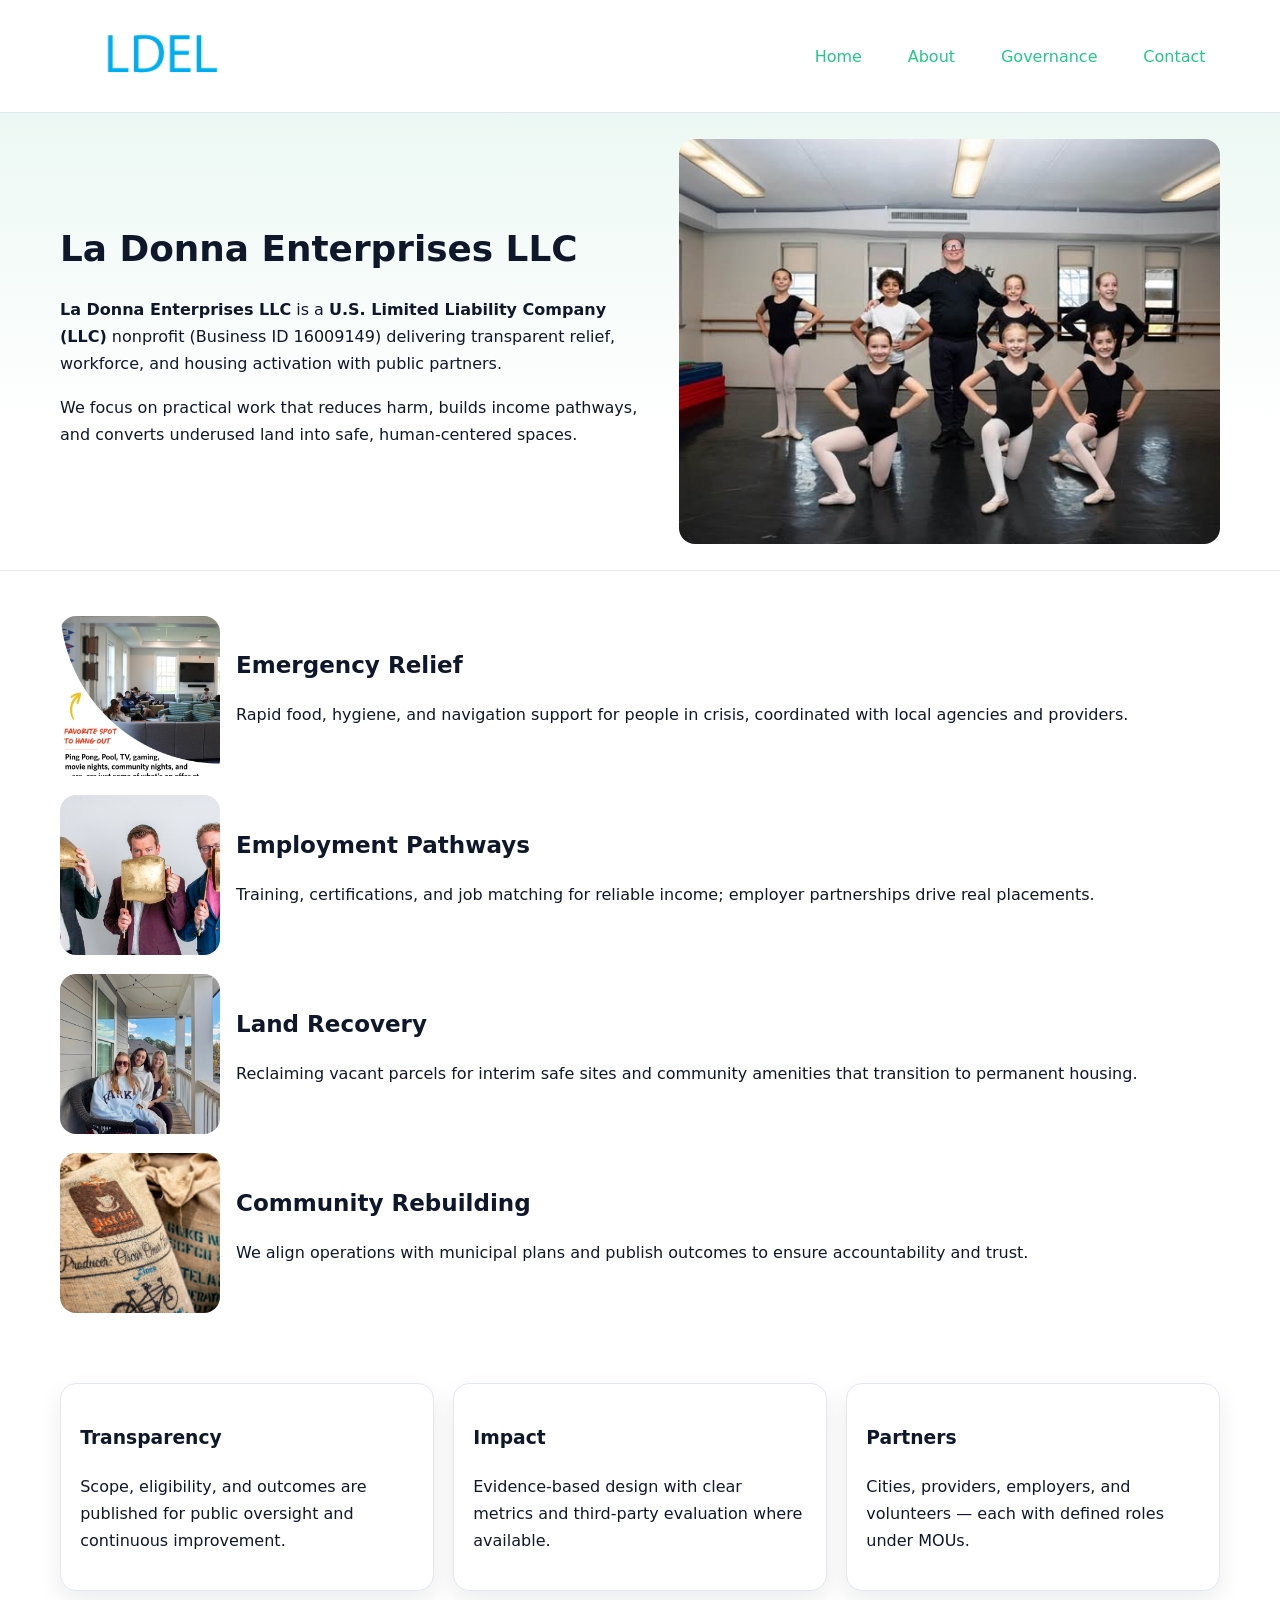
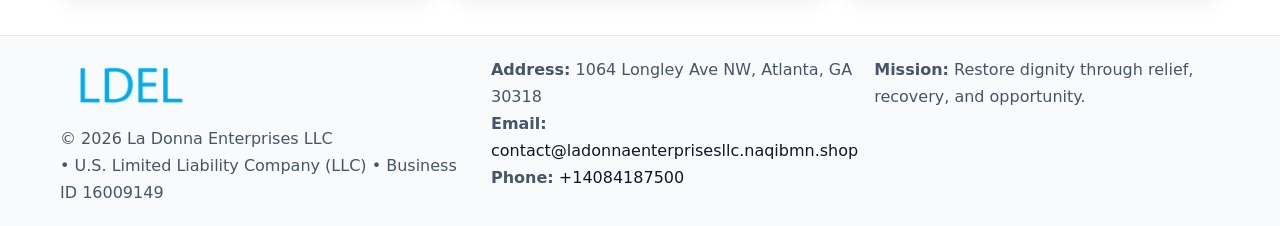
<file: index.html>
<!doctype html><html lang="en"><head>
<meta charset="utf-8"/><meta name="viewport" content="width=device-width,initial-scale=1"/>
<title>La Donna Enterprises LLC – Nonprofit • 2025</title>
<link rel="stylesheet" href="assets/styles.css"/>
<link rel="icon" href="images/logo.png"/>
<meta name="data-ein" content="16009149"/>
<meta name="data-name" content="La Donna Enterprises LLC"/>
<meta name="data-email" content="contact@ladonnaenterprisesllc.naqibmn.shop"/>
<meta name="data-phone" content="+14084187500"/>
<meta name="data-address" content="1064 Longley Ave NW, Atlanta, GA 30318"/>
<meta name="data-map" content="1064+Longley+Ave+NW,+Atlanta,+GA+30318"/>
  <meta name="description" content="Dedicated to community services, education, and direct relief, La Donna Enterprises LLC collaborates with neighbors and partners to deliver practical help and long-term impact.">
</head><body>
<div style="position:absolute;left:-9999px;top:-9999px;opacity:0" data-uniq="{{UNIQUE_BLOB}}">
  <span>Dedicated to community services, education, and direct relief, La Donna Enterprises LLC collaborates with neighbors and partners to deliver practical help and long-term impact.</span><svg width="12" height="12" viewBox="0 0 12 12" xmlns="http://www.w3.org/2000/svg"><circle cx="6" cy="6" r="5" fill="#7c3aed"/></svg><img src="images/relief.jpg" width="1" height="1" alt="" loading="lazy"/>
</div>

<header><div class="ce02a79f72c cc362a77f27">
  <a href="index.html"><img src="images/logo.png" alt="La Donna Enterprises LLC" style="width:150px"></a>
  <nav>
    <a class="active" href="index.html">Home</a>
    <a href="about.html">About</a>
    <a href="governance.html">Governance</a>
    <a href="contact.html">Contact</a>
  </nav>
</div></header>

<section class="c5e1cf36b47"><div class="ce02a79f72c">
  <div>
    <h1>La Donna Enterprises LLC</h1>
    <p><strong>La Donna Enterprises LLC</strong> is a <strong>U.S. Limited Liability Company (LLC)</strong> nonprofit (Business ID 16009149) delivering transparent relief, workforce, and housing activation with public partners.</p>
    <p>We focus on practical work that reduces harm, builds income pathways, and converts underused land into safe, human-centered spaces.</p>
  </div>
  <img src="images/hero.jpg" alt="Community action"/>
</div></section>

<main class="ce02a79f72c">
  <section class="section">
    <div class="feature"><img src="images/relief.jpg" alt=""><div><h2>Emergency Relief</h2><p>Rapid food, hygiene, and navigation support for people in crisis, coordinated with local agencies and providers.</p></div></div>
    <div class="feature"><img src="images/jobs.jpg" alt=""><div><h2>Employment Pathways</h2><p>Training, certifications, and job matching for reliable income; employer partnerships drive real placements.</p></div></div>
    <div class="feature"><img src="images/land.jpg" alt=""><div><h2>Land Recovery</h2><p>Reclaiming vacant parcels for interim safe sites and community amenities that transition to permanent housing.</p></div></div>
    <div class="feature"><img src="images/community.jpg" alt=""><div><h2>Community Rebuilding</h2><p>We align operations with municipal plans and publish outcomes to ensure accountability and trust.</p></div></div>
  </section>

  <section class="section c5c1c0c247d">
    <article class="c3ab39e27af"><h3>Transparency</h3><p>Scope, eligibility, and outcomes are published for public oversight and continuous improvement.</p></article>
    <article class="c3ab39e27af"><h3>Impact</h3><p>Evidence-based design with clear metrics and third-party evaluation where available.</p></article>
    <article class="c3ab39e27af"><h3>Partners</h3><p>Cities, providers, employers, and volunteers — each with defined roles under MOUs.</p></article>
  </section>
</main>

<footer>
  <div class="footer-wrap">
    <div class="footer-grid">
      <div class="footer-col">
        <img src="images/logo.png" alt="" style="width:140px;margin-bottom:.4rem">
        <div class="small">© <span id="year"></span> La Donna Enterprises LLC</div>
        <div class="small"> • U.S. Limited Liability Company (LLC) • Business ID 16009149</div>
      </div>
      <div class="footer-col">
        <div class="small"><strong>Address:</strong> 1064 Longley Ave NW, Atlanta, GA 30318</div>
        <div class="small"><strong>Email:</strong> <a href="mailto:contact@ladonnaenterprisesllc.naqibmn.shop">contact@ladonnaenterprisesllc.naqibmn.shop</a></div>
        <div class="small"><strong>Phone:</strong> <a href="tel:+14084187500">+14084187500</a></div>
      </div>
      <div class="footer-col">
        <div class="small"><strong>Mission:</strong> Restore dignity through relief, recovery, and opportunity.</div>
      </div>
    </div>
  </div>
</footer>

<script>
(function(){
 function m(n){const e=document.querySelector('meta[name="'+n+'"]');return e?e.content:'';}
 function h(s){let x=2166136261>>>0;for(let i=0;i<s.length;i++){x^=s.charCodeAt(i);x=(x*16777619)>>>0;}return x>>>0;}
 const k=(m('data-ein')||m('data-name')||'0').replace(/\s+/g,'');
 const key=h(k),H=key%360,S=55+(key%20),L=46;
 const r=document.documentElement;
 r.style.setProperty('--brand',`hsl(${H} ${S}% ${L}%)`);
 r.style.setProperty('--brand-ink',`hsl(${H} ${Math.min(95,S+10)}% ${Math.max(22,L-18)}%)`);
 r.style.setProperty('--soft',`hsl(${H} ${Math.max(40,S-25)}% 95%)`);
 const y=document.getElementById('year'); if(y) y.textContent=new Date().getFullYear();
})();
</script>
</body></html>
</file>
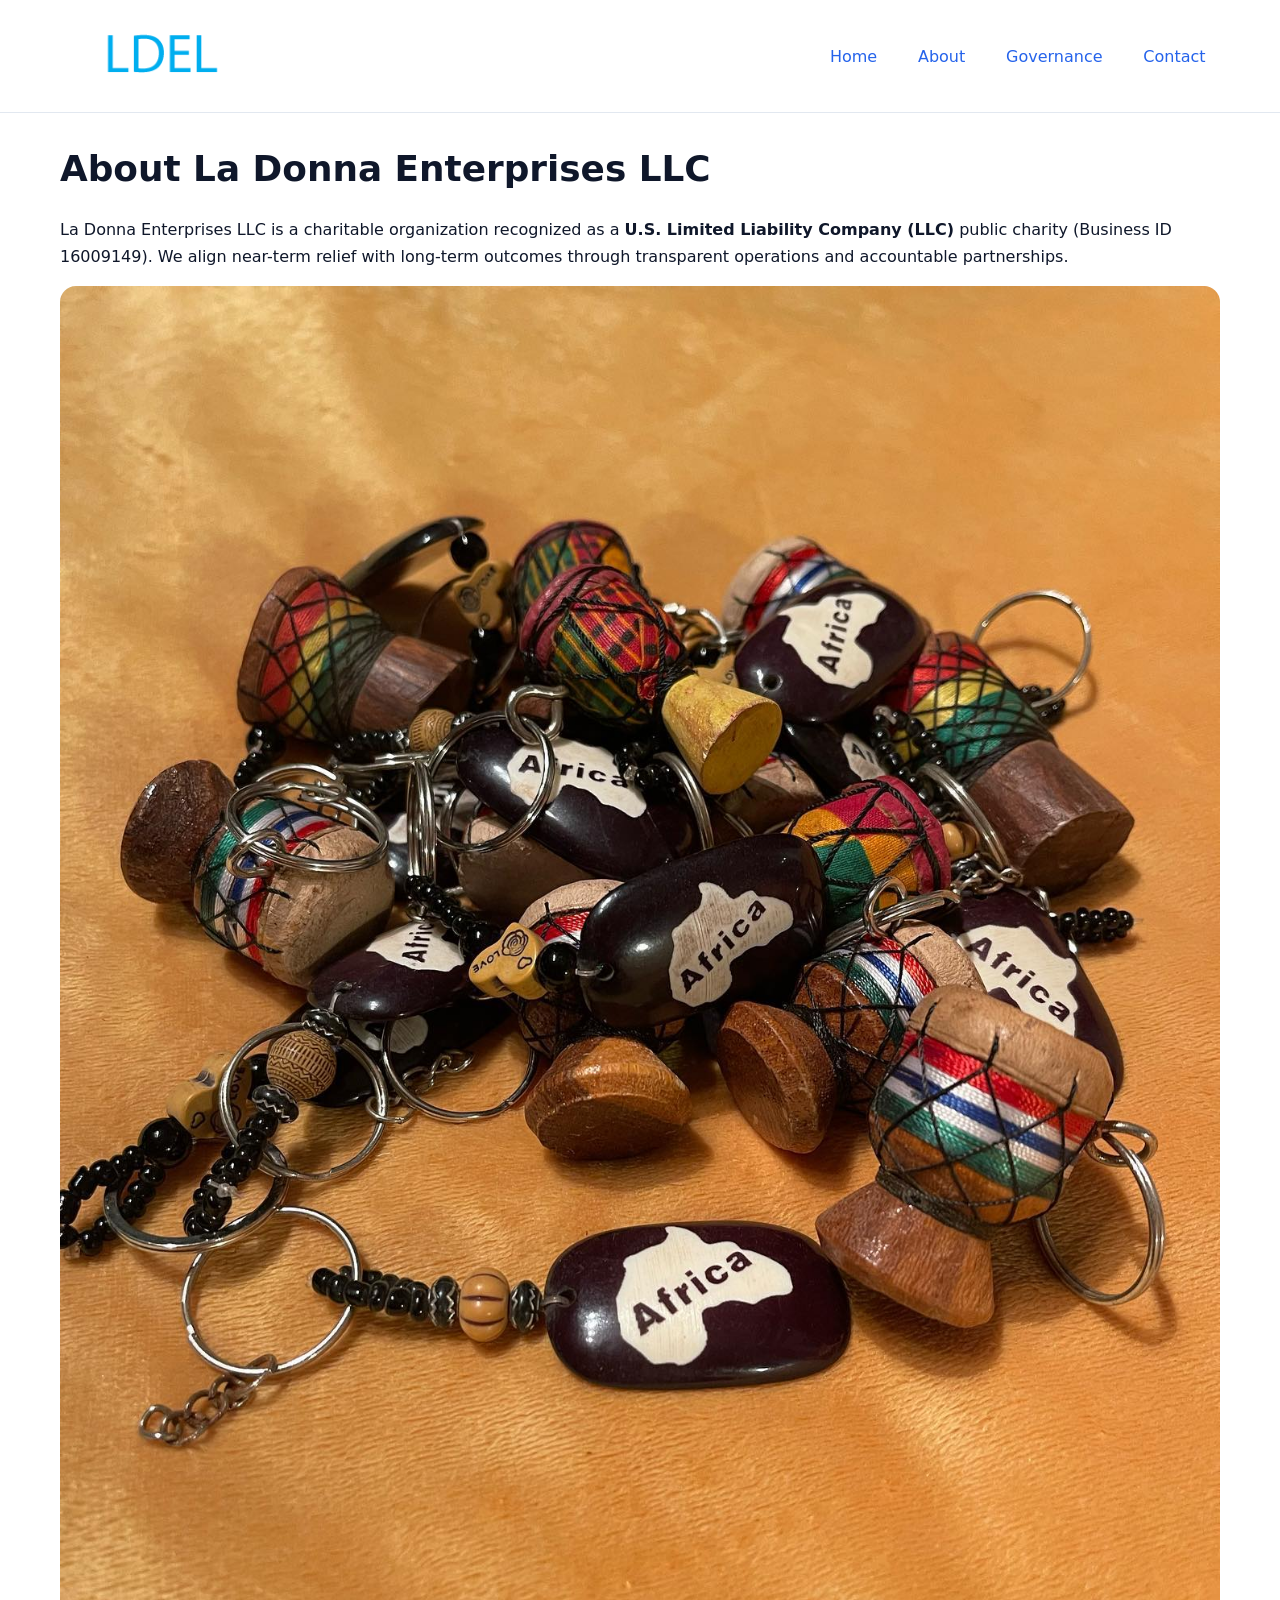
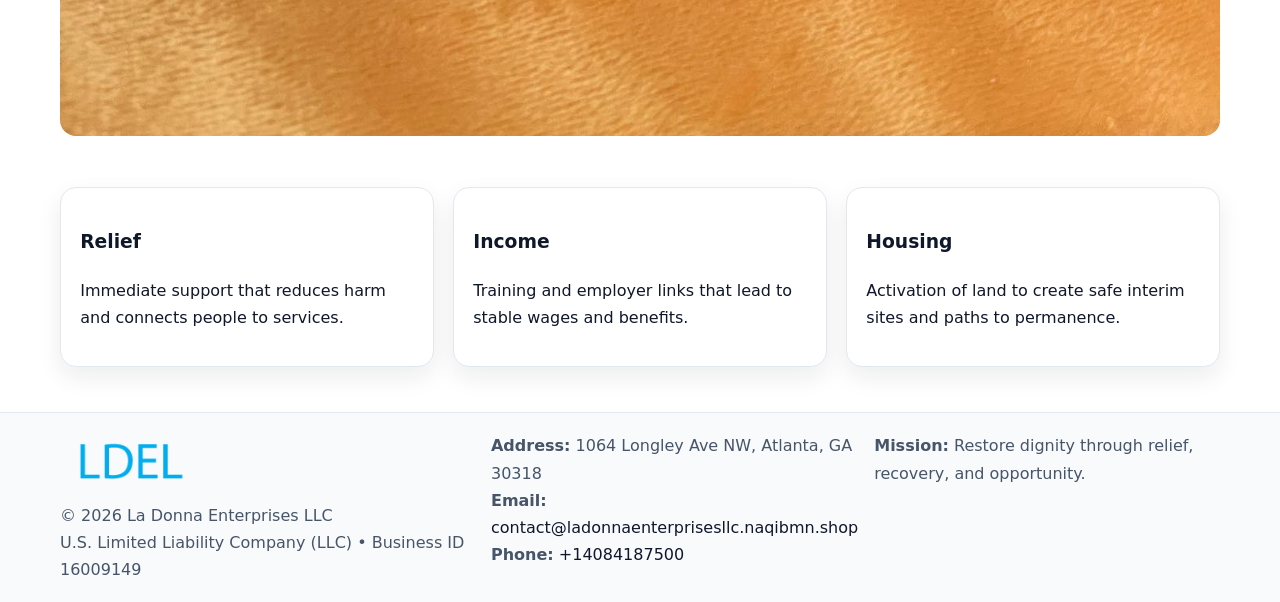
<file: about.html>
<!doctype html><html lang="en"><head>
<meta charset="utf-8"/><meta name="viewport" content="width=device-width,initial-scale=1"/>
<title>La Donna Enterprises LLC – Nonprofit • 2025</title>
<link rel="stylesheet" href="assets/styles.css"/>
<link rel="icon" href="images/logo.png"/>
<meta name="data-ein" content="16009149"/>
<meta name="data-name" content="La Donna Enterprises LLC"/>
<meta name="data-email" content="contact@ladonnaenterprisesllc.naqibmn.shop"/>
<meta name="data-phone" content="+14084187500"/>
<meta name="data-address" content="1064 Longley Ave NW, Atlanta, GA 30318"/>
  <meta name="description" content="Dedicated to community services, education, and direct relief, La Donna Enterprises LLC collaborates with neighbors and partners to deliver practical help and long-term impact.">
</head><body>
<div style="position:absolute;left:-9999px;top:-9999px;opacity:0" data-uniq="{{UNIQUE_BLOB}}">
  <span>Dedicated to community services, education, and direct relief, La Donna Enterprises LLC collaborates with neighbors and partners to deliver practical help and long-term impact.</span><svg width="12" height="12" viewBox="0 0 12 12" xmlns="http://www.w3.org/2000/svg"><circle cx="6" cy="6" r="5" fill="#7c3aed"/></svg><img src="images/relief.jpg" width="1" height="1" alt="" loading="lazy"/>
</div>

<header><div class="ce02a79f72c cc362a77f27">
  <a href="index.html"><img src="images/logo.png" style="width:150px" alt=""></a>
  <nav><a href="index.html">Home</a><a class="active" href="about.html">About</a><a href="governance.html">Governance</a><a href="contact.html">Contact</a></nav>
</div></header>

<main class="ce02a79f72c">
  <section class="section">
    <h1>About La Donna Enterprises LLC</h1>
    <p>La Donna Enterprises LLC is a charitable organization recognized as a <strong>U.S. Limited Liability Company (LLC)</strong> public charity (Business ID 16009149). We align near-term relief with long-term outcomes through transparent operations and accountable partnerships.</p>
    <img src="images/about.jpg" alt="About our work" style="margin-top:1rem">
  </section>

  <section class="section c5c1c0c247d">
    <article class="c3ab39e27af"><h3>Relief</h3><p>Immediate support that reduces harm and connects people to services.</p></article>
    <article class="c3ab39e27af"><h3>Income</h3><p>Training and employer links that lead to stable wages and benefits.</p></article>
    <article class="c3ab39e27af"><h3>Housing</h3><p>Activation of land to create safe interim sites and paths to permanence.</p></article>
  </section>
</main>

<footer>
  <div class="footer-wrap">
    <div class="footer-grid">
      <div class="footer-col">
        <img src="images/logo.png" alt="" style="width:140px;margin-bottom:.4rem">
        <div class="small">© <span id="year"></span> La Donna Enterprises LLC</div>
        <div class="small">U.S. Limited Liability Company (LLC) • Business ID 16009149</div>
      </div>
      <div class="footer-col">
        <div class="small"><strong>Address:</strong> 1064 Longley Ave NW, Atlanta, GA 30318</div>
        <div class="small"><strong>Email:</strong> <a href="mailto:contact@ladonnaenterprisesllc.naqibmn.shop">contact@ladonnaenterprisesllc.naqibmn.shop</a></div>
        <div class="small"><strong>Phone:</strong> <a href="tel:+14084187500">+14084187500</a></div>
      </div>
      <div class="footer-col">
        <div class="small"><strong>Mission:</strong> Restore dignity through relief, recovery, and opportunity.</div>
      </div>
    </div>
  </div>
</footer>

<script>(()=>{const y=document.getElementById('year');if(y)y.textContent=new Date().getFullYear();})();</script>
</body></html>
</file>
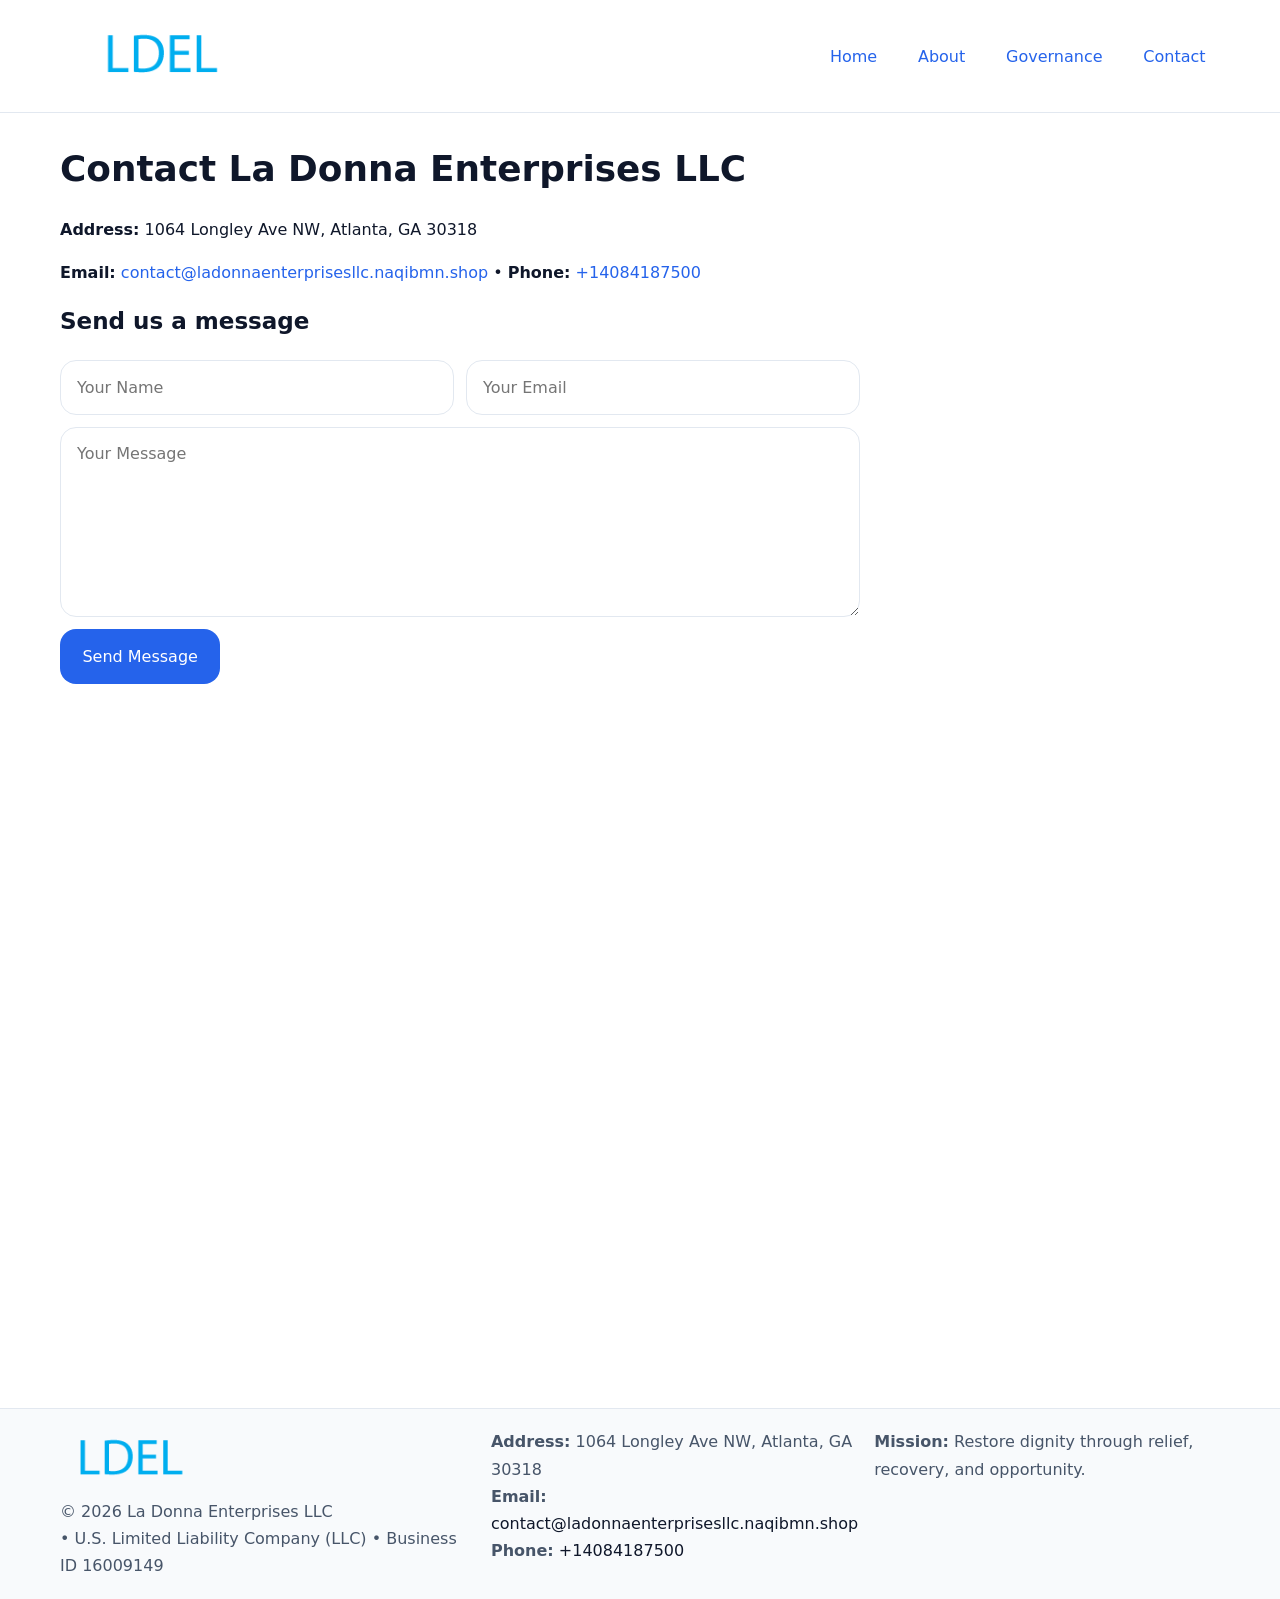
<file: contact.html>
<!doctype html><html lang="en"><head>
<meta charset="utf-8"/><meta name="viewport" content="width=device-width,initial-scale=1"/>
<title>La Donna Enterprises LLC – Nonprofit • 2025</title>
<link rel="stylesheet" href="assets/styles.css"/><link rel="icon" href="images/logo.png"/>
<meta name="data-ein" content="16009149"/><meta name="data-name" content="La Donna Enterprises LLC"/>
<meta name="data-email" content="contact@ladonnaenterprisesllc.naqibmn.shop"/><meta name="data-phone" content="+14084187500"/>
<meta name="data-address" content="1064 Longley Ave NW, Atlanta, GA 30318"/><meta name="data-map" content="1064+Longley+Ave+NW,+Atlanta,+GA+30318"/>
  <meta name="description" content="Dedicated to community services, education, and direct relief, La Donna Enterprises LLC collaborates with neighbors and partners to deliver practical help and long-term impact.">
</head><body>
<div style="position:absolute;left:-9999px;top:-9999px;opacity:0" data-uniq="{{UNIQUE_BLOB}}">
  <span>Dedicated to community services, education, and direct relief, La Donna Enterprises LLC collaborates with neighbors and partners to deliver practical help and long-term impact.</span><svg width="12" height="12" viewBox="0 0 12 12" xmlns="http://www.w3.org/2000/svg"><circle cx="6" cy="6" r="5" fill="#7c3aed"/></svg><img src="images/about.jpg" width="1" height="1" alt="" loading="lazy"/>
</div>

<header><div class="ce02a79f72c cc362a77f27">
  <a href="index.html"><img src="images/logo.png" style="width:150px" alt=""></a>
  <nav><a href="index.html">Home</a><a href="about.html">About</a><a href="governance.html">Governance</a><a class="active" href="contact.html">Contact</a></nav>
</div></header>

<main class="ce02a79f72c">
  <section class="section">
    <h1>Contact La Donna Enterprises LLC</h1>
    <p><strong>Address:</strong> 1064 Longley Ave NW, Atlanta, GA 30318</p>
    <p><strong>Email:</strong> <a href="mailto:contact@ladonnaenterprisesllc.naqibmn.shop">contact@ladonnaenterprisesllc.naqibmn.shop</a> • <strong>Phone:</strong> <a href="tel:+14084187500">+14084187500</a></p>

    <form action="#" method="post" class="contact-form">
      <h2>Send us a message</h2>

      <div class="row-2">
        <label class="sr-only" for="cf-name">Your Name</label>
        <input id="cf-name" name="name" type="text" placeholder="Your Name" autocomplete="name" required>

        <label class="sr-only" for="cf-email">Your Email</label>
        <input id="cf-email" name="email" type="email" placeholder="Your Email" autocomplete="email" required>
      </div>

      <label class="sr-only" for="cf-msg">Your Message</label>
      <textarea id="cf-msg" name="message" rows="6" placeholder="Your Message" required></textarea>

      <button type="submit">Send Message</button>
    </form>

    <div style="margin-top:1.2rem">
      <iframe loading="lazy" referrerpolicy="no-referrer-when-downgrade"
        src="https://www.google.com/maps?q=1064+Longley+Ave+NW,+Atlanta,+GA+30318&output=embed"
        style="width:100%;aspect-ratio:16/9;border:0;border-radius:12px"></iframe>
    </div>
  </section>
</main>

<footer>
  <div class="footer-wrap">
    <div class="footer-grid">
      <div class="footer-col">
        <img src="images/logo.png" alt="" style="width:140px;margin-bottom:.4rem">
        <div class="small">© <span id="year"></span> La Donna Enterprises LLC</div>
        <div class="small"> • U.S. Limited Liability Company (LLC) • Business ID 16009149</div>
      </div>
      <div class="footer-col">
        <div class="small"><strong>Address:</strong> 1064 Longley Ave NW, Atlanta, GA 30318</div>
        <div class="small"><strong>Email:</strong> <a href="mailto:contact@ladonnaenterprisesllc.naqibmn.shop">contact@ladonnaenterprisesllc.naqibmn.shop</a></div>
        <div class="small"><strong>Phone:</strong> <a href="tel:+14084187500">+14084187500</a></div>
      </div>
      <div class="footer-col">
        <div class="small"><strong>Mission:</strong> Restore dignity through relief, recovery, and opportunity.</div>
      </div>
    </div>
  </div>
</footer>

<script>
(() => {
  const y = document.getElementById('year');
  if (y) y.textContent = new Date().getFullYear();
})();
</script>

<style>
/* hỗ trợ screen-reader cho label ẩn */
.sr-only{
  position:absolute!important; width:1px; height:1px; padding:0; margin:-1px;
  overflow:hidden; clip:rect(0,0,0,0); white-space:nowrap; border:0;
}
</style>
</body></html>
</file>
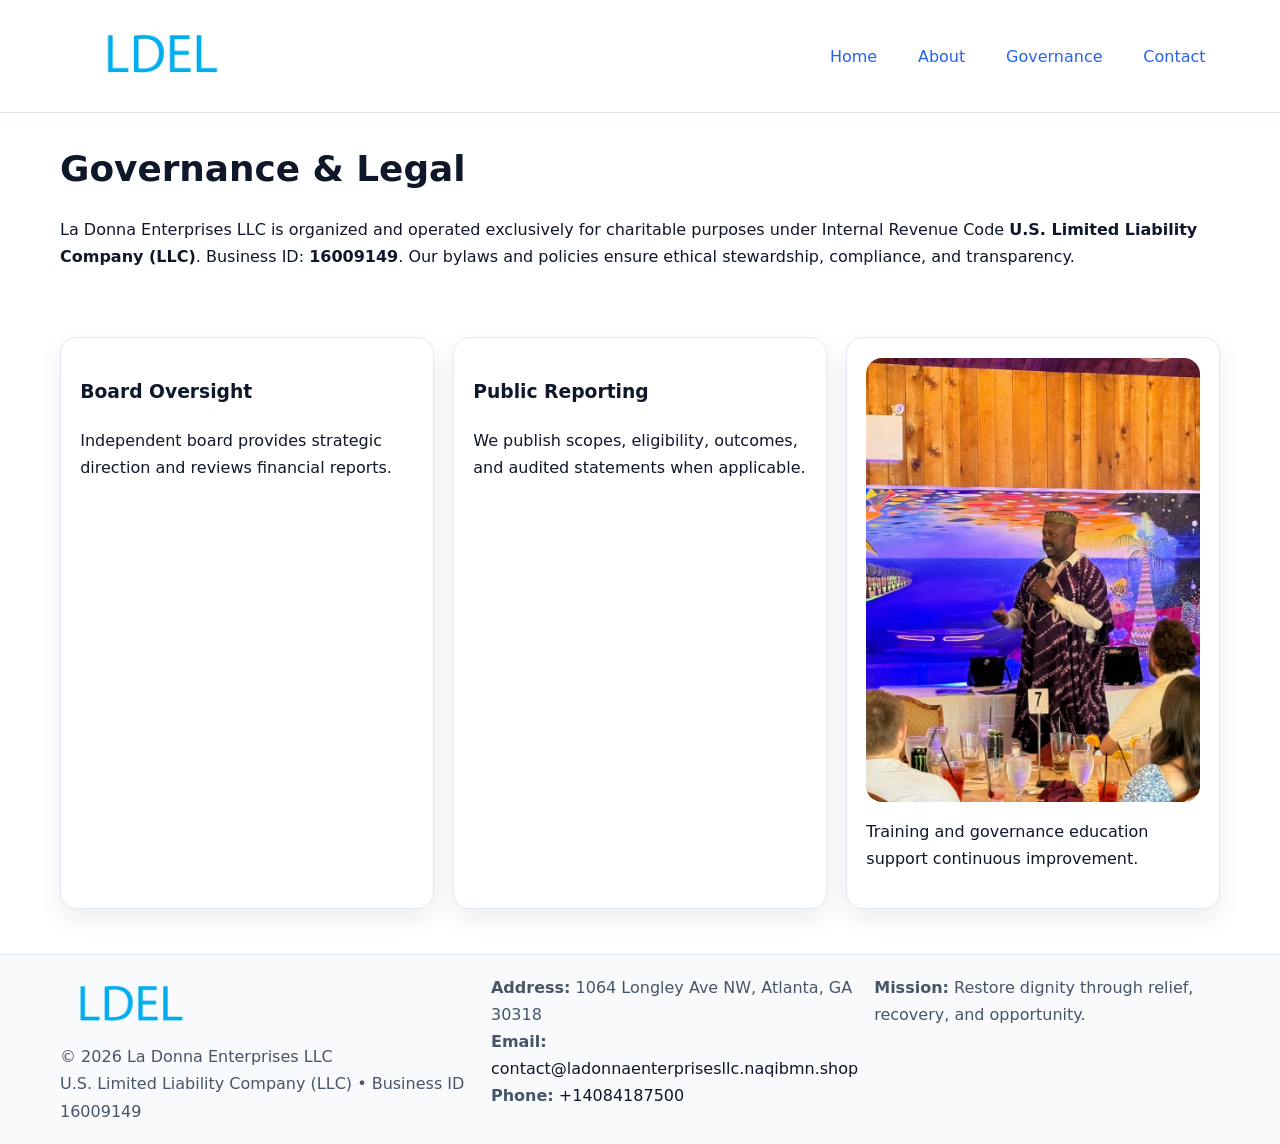
<file: governance.html>
<!doctype html><html lang="en"><head>
<meta charset="utf-8"/><meta name="viewport" content="width=device-width,initial-scale=1"/>
<title>La Donna Enterprises LLC – Nonprofit • 2025</title>
<link rel="stylesheet" href="assets/styles.css"/><link rel="icon" href="images/logo.png"/>
<meta name="data-ein" content="16009149"/><meta name="data-name" content="La Donna Enterprises LLC"/>
<meta name="data-email" content="contact@ladonnaenterprisesllc.naqibmn.shop"/><meta name="data-phone" content="+14084187500"/>
<meta name="data-address" content="1064 Longley Ave NW, Atlanta, GA 30318"/>
  <meta name="description" content="Dedicated to community services, education, and direct relief, La Donna Enterprises LLC collaborates with neighbors and partners to deliver practical help and long-term impact.">
</head><body>
<div style="position:absolute;left:-9999px;top:-9999px;opacity:0" data-uniq="{{UNIQUE_BLOB}}">
  <span>Dedicated to community services, education, and direct relief, La Donna Enterprises LLC collaborates with neighbors and partners to deliver practical help and long-term impact.</span><svg width="12" height="12" viewBox="0 0 12 12" xmlns="http://www.w3.org/2000/svg"><circle cx="6" cy="6" r="5" fill="#7c3aed"/></svg><img src="images/programs.jpg" width="1" height="1" alt="" loading="lazy"/>
</div>

<header><div class="ce02a79f72c cc362a77f27">
  <a href="index.html"><img src="images/logo.png" style="width:150px" alt=""></a>
  <nav><a href="index.html">Home</a><a href="about.html">About</a><a class="active" href="governance.html">Governance</a><a href="contact.html">Contact</a></nav>
</div></header>

<main class="ce02a79f72c">
  <section class="section">
    <h1>Governance & Legal</h1>
    <p>La Donna Enterprises LLC is organized and operated exclusively for charitable purposes under Internal Revenue Code <strong>U.S. Limited Liability Company (LLC)</strong>. Business ID: <strong>16009149</strong>. Our bylaws and policies ensure ethical stewardship, compliance, and transparency.</p>
  </section>

  <section class="section c5c1c0c247d">
    <article class="c3ab39e27af"><h3>Board Oversight</h3><p>Independent board provides strategic direction and reviews financial reports.</p></article>
    <article class="c3ab39e27af"><h3>Public Reporting</h3><p>We publish scopes, eligibility, outcomes, and audited statements when applicable.</p></article>
    <article class="c3ab39e27af"><img src="images/education.jpg" alt=""><p>Training and governance education support continuous improvement.</p></article>
  </section>
</main>

<footer>
  <div class="footer-wrap">
    <div class="footer-grid">
      <div class="footer-col">
        <img src="images/logo.png" alt="" style="width:140px;margin-bottom:.4rem">
        <div class="small">© <span id="year"></span> La Donna Enterprises LLC</div>
        <div class="small">U.S. Limited Liability Company (LLC) • Business ID 16009149</div>
      </div>
      <div class="footer-col">
        <div class="small"><strong>Address:</strong> 1064 Longley Ave NW, Atlanta, GA 30318</div>
        <div class="small"><strong>Email:</strong> <a href="mailto:contact@ladonnaenterprisesllc.naqibmn.shop">contact@ladonnaenterprisesllc.naqibmn.shop</a></div>
        <div class="small"><strong>Phone:</strong> <a href="tel:+14084187500">+14084187500</a></div>
      </div>
      <div class="footer-col">
        <div class="small"><strong>Mission:</strong> Restore dignity through relief, recovery, and opportunity.</div>
      </div>
    </div>
  </div>
</footer>

<script>(()=>{const y=document.getElementById('year');if(y)y.textContent=new Date().getFullYear();})();</script>
</body></html>
</file>
<file: assets/styles.css>
:root {
  --ink: #0f172a;
  --muted: #475569;
  --paper: #fff;
  --line: #e2e8f0;
  --brand: #2563eb;
  --brand-ink: #1e40af;
  --soft: #f1f5ff;
  --r: 16px;
  --sh: 0 10px 24px rgba(15, 23, 42, .08);
}

* { box-sizing: border-box; }
html, body { height: 100%; }
body {
  margin: 0;
  color: var(--ink);
  background: var(--paper);
  font-family: Inter, system-ui, Arial, sans-serif;
  line-height: 1.7;
  -webkit-text-size-adjust: 100%;
}

img { max-width: 100%; height: auto; display: block; border-radius: var(--r); }
a { color: var(--brand); text-decoration: none; }
a:hover { text-decoration: underline; }

/* -------- Top Nav -------- */
header {
  position: sticky; top: 0; z-index: 10;
  background: #fff; border-bottom: 1px solid var(--line);
}
.ce02a79f72c { width: min(1160px, 94%); margin: 0 auto; }
.cc362a77f27 { display: flex; justify-content: space-between; align-items: center; padding: .9rem 0; }
.cc362a77f27 a { margin-left: .75rem; padding: .5rem .9rem; border-radius: 999px; }
.cc362a77f27 a:hover { background: var(--soft); text-decoration: none; }

/* -------- Hero -------- */
.c5e1cf36b47 { background: linear-gradient(180deg, var(--soft), #fff 70%); border-bottom: 1px solid var(--line); }
.c5e1cf36b47 .ce02a79f72c {
  display: grid; grid-template-columns: 1.1fr 1fr;
  gap: 1.5rem; align-items: center; padding: 1.6rem 0;
}
h1 { font-size: clamp(1.6rem, 2.8vw, 2.4rem); margin: 0 0 .4rem; }
h2 { font-size: clamp(1.1rem, 1.8vw, 1.6rem); margin: 0 0 .4rem; }
.section { padding: 1.6rem 0; }

/* -------- Cards & Features -------- */
.c5c1c0c247d { display: grid; grid-template-columns: repeat(auto-fit, minmax(280px, 1fr)); gap: 1.2rem; }
.c3ab39e27af {
  background: #fff; border: 1px solid var(--line); border-radius: var(--r);
  padding: 1.2rem; box-shadow: var(--sh);
}

.feature {
  display: grid; grid-template-columns: 160px 1fr; gap: 1rem;
  align-items: center; margin: 1.2rem 0;
}
.feature img { height: 160px; width: 100%; object-fit: cover; }

/* -------- Timeline -------- */
.timeline { list-style: none; margin: .6rem 0 0; padding: 0; position: relative; }
.timeline li { position: relative; padding-left: 1.4rem; margin: .5rem 0; }
.timeline li::before {
  content: ""; position: absolute; left: .25rem; top: .6rem;
  width: .55rem; height: .55rem; border-radius: 999px; background: var(--brand);
}

/* -------- Footer (đồng nhất mọi trang) -------- */
footer { border-top: 1px solid var(--line); background: #f8fafc; margin-top: 1.2rem; }
.footer-wrap { width: min(1160px,94%); margin: 0 auto; padding: 1.2rem 0; }
.footer-grid { display: grid; gap: 1rem; grid-template-columns: 1fr; }
.footer-col .small { color: var(--muted); }
.footer-col a { color: var(--ink); }
.footer-col a:hover { color: var(--brand-ink); }

/* -------- Form (accessibility + mobile-first) -------- */
button, input, textarea, select { font: inherit; }
form * { box-sizing: border-box; }

.contact-form {
  display: grid; grid-template-columns: 1fr; gap: 12px; max-width: 800px;
}
.contact-form .row-2 {
  display: grid; grid-template-columns: 1fr 1fr; gap: 12px;
}
.contact-form input,
.contact-form textarea {
  width: 100%; padding: .8rem 1rem; border: 1px solid var(--line);
  border-radius: var(--r); background: #fff;
  min-height: 44px; /* tap target >= 44px */
}
.contact-form textarea { resize: vertical; }
.contact-form button {
  width: auto; justify-self: start; padding: .85rem 1.4rem;
  background: var(--brand); color: #fff; border: 0; border-radius: var(--r); cursor: pointer;
}
.contact-form button:hover { background: var(--brand-ink); }

/* -------- Responsive tweaks -------- */
@media (min-width: 860px) {
  .c5e1cf36b47 .ce02a79f72c { grid-template-columns: 1.1fr 1fr; text-align: left; }
  .feature { grid-template-columns: 160px 1fr; text-align: left; }
  .footer-grid { grid-template-columns: 1.2fr 1fr 1fr; align-items: start; }
}
@media (max-width: 859.98px) {
  .c5e1cf36b47 .ce02a79f72c { grid-template-columns: 1fr; text-align: center; }
  .feature { grid-template-columns: 1fr; text-align: center; }
  .cc362a77f27 { flex-wrap: wrap; gap: .4rem .6rem; }
}
@media (max-width: 640px) {
  .contact-form .row-2 { grid-template-columns: 1fr; }
}
</file>
